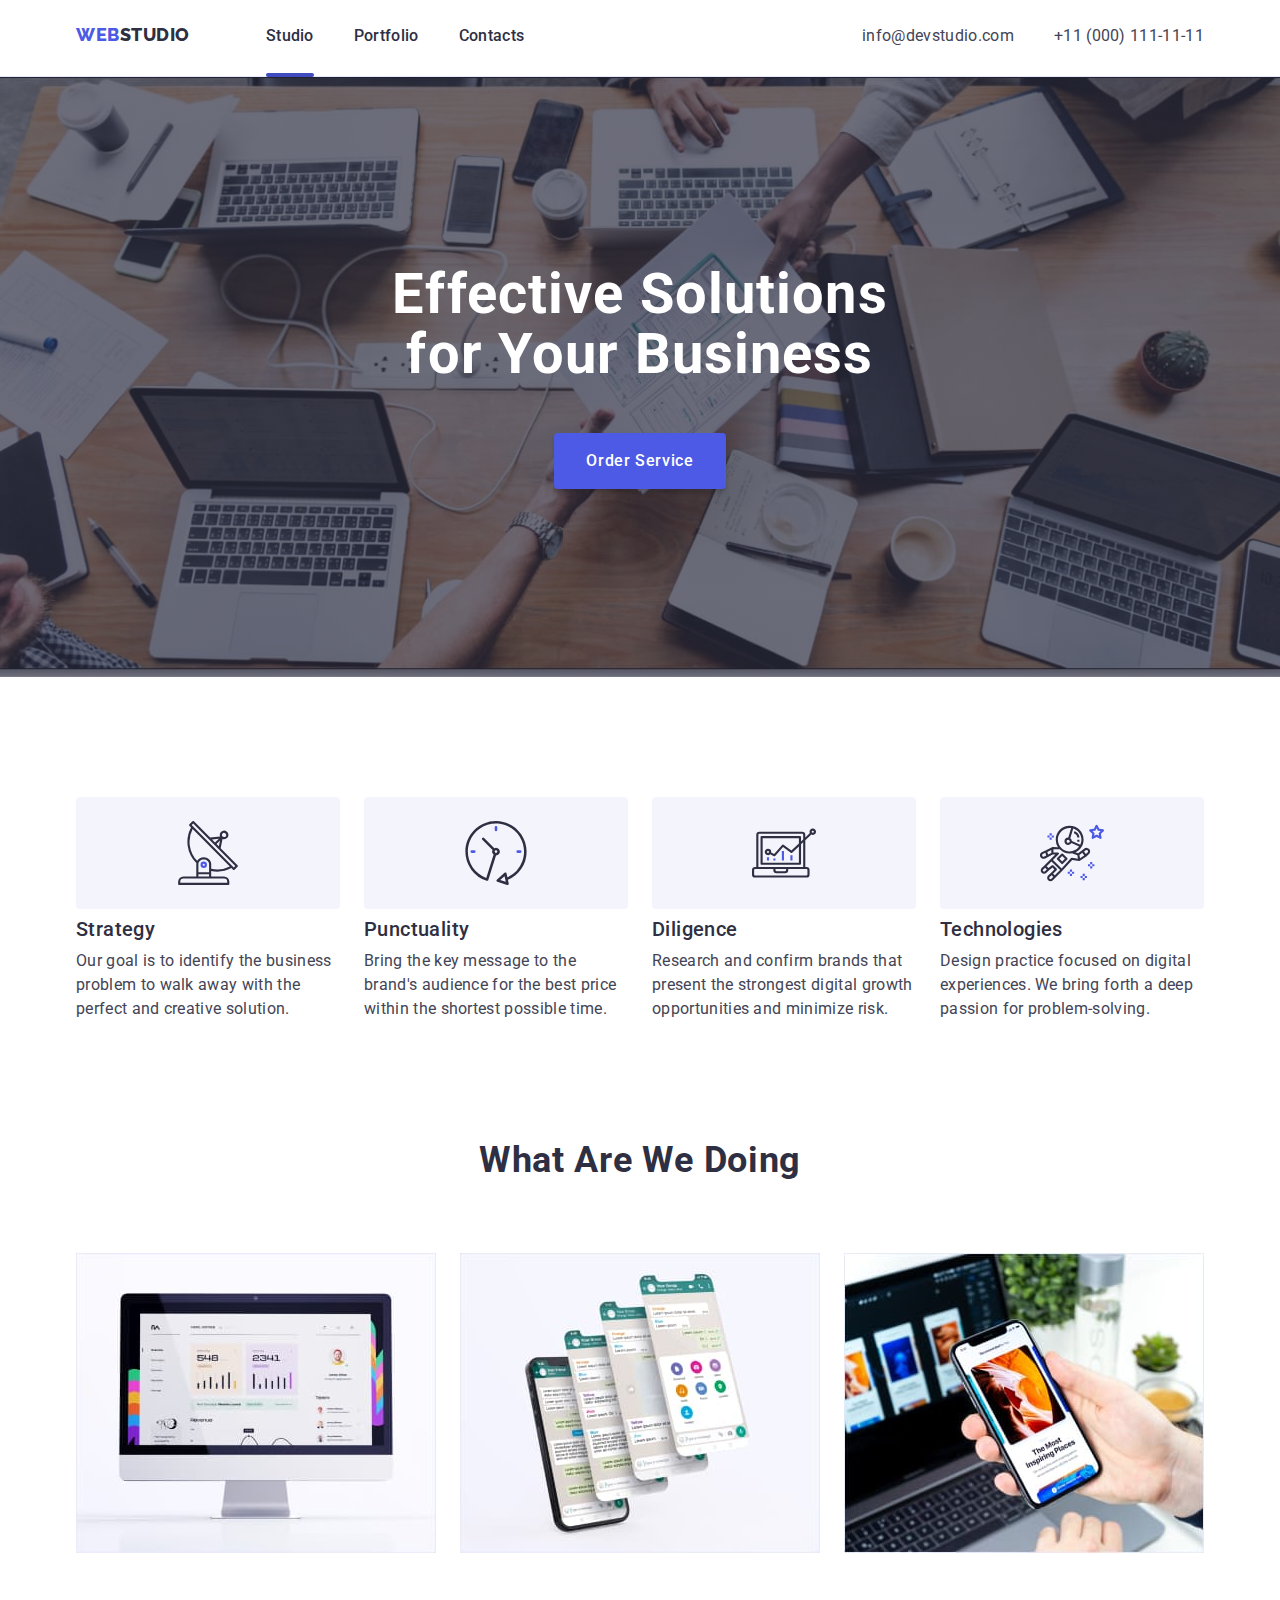
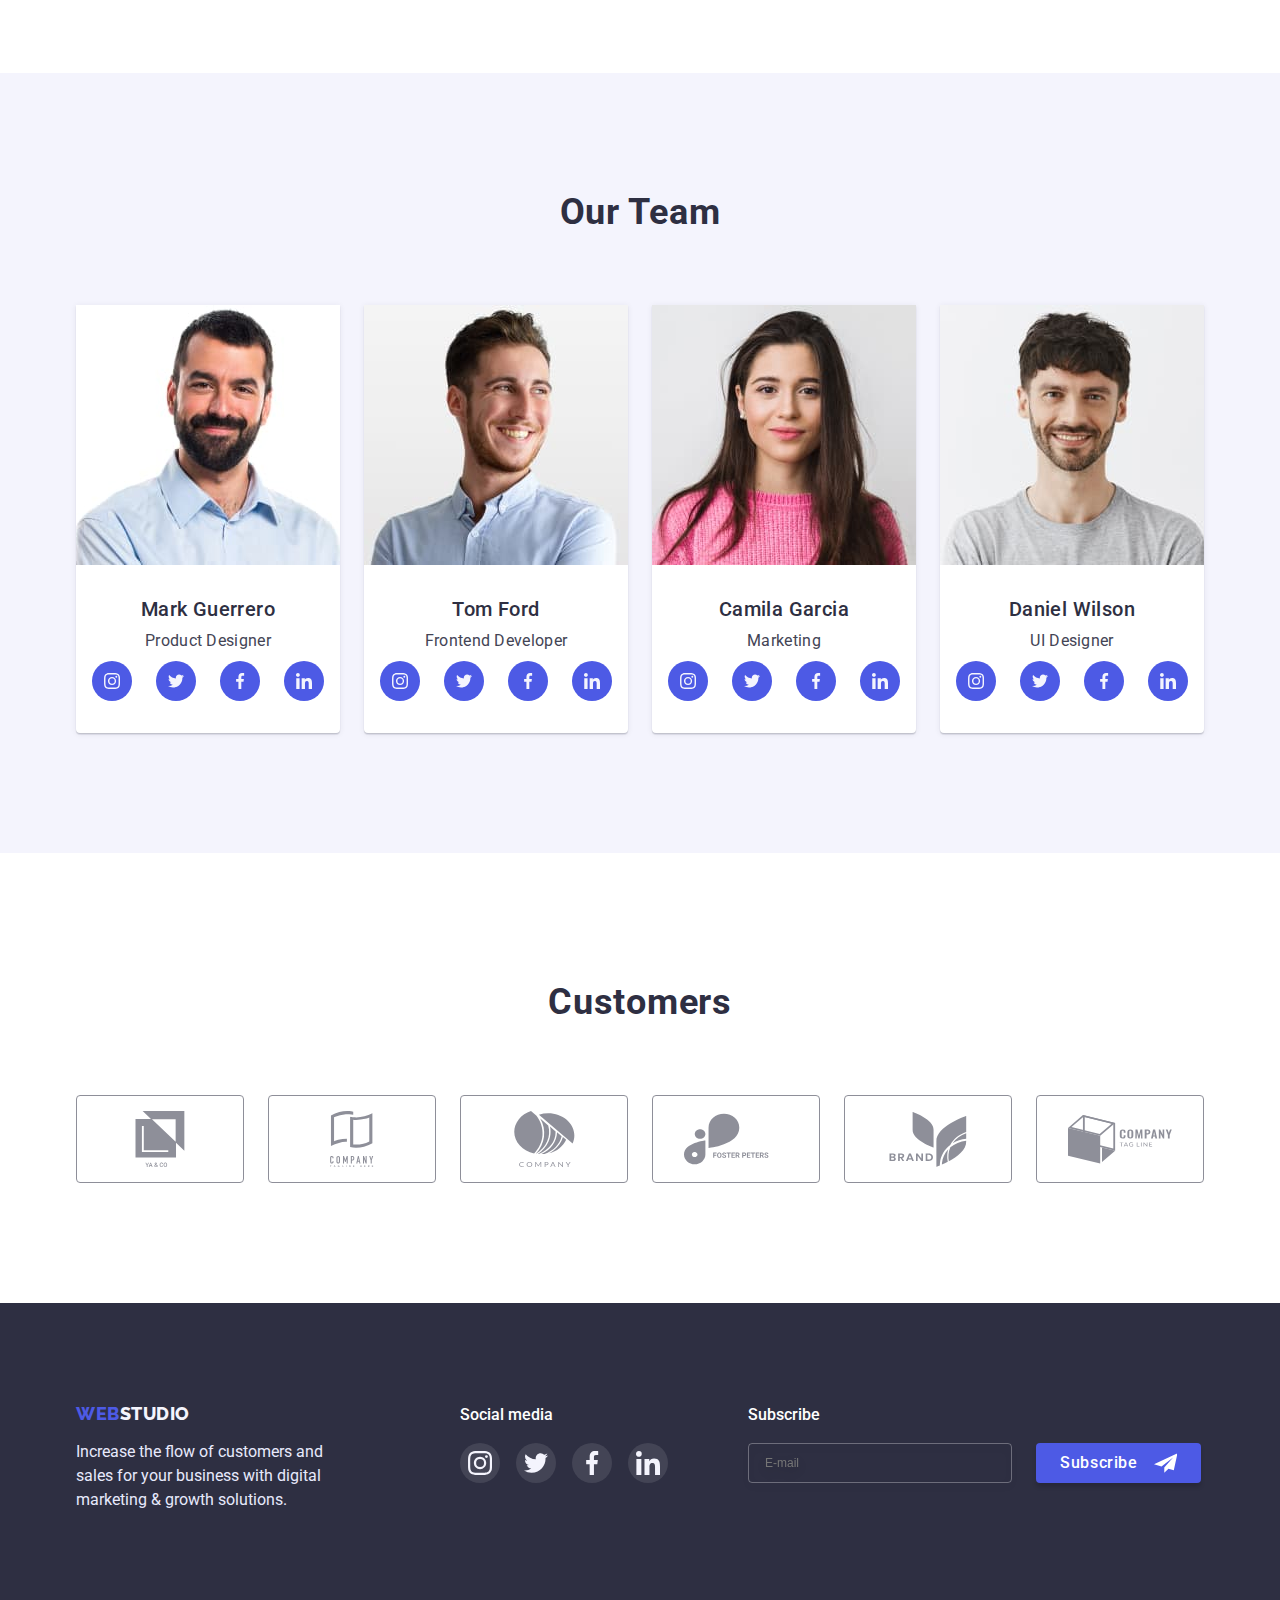
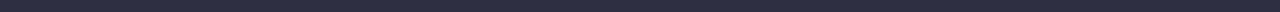
<file: index.html>
<!DOCTYPE html>
<html lang="en">

<head>
    <meta charset="UTF-8">
    <meta http-equiv="X-UA-Compatible" content="IE=edge">
    <meta name="viewport" content="width=device-width, initial-scale=1.0">

    <link rel="preconnect" href="https://fonts.googleapis.com">
    <link rel="preconnect" href="https://fonts.gstatic.com" crossorigin>
    <link
        href="https://fonts.googleapis.com/css2?family=Raleway:wght@800&family=Roboto:wght@400;500;700;900&display=swap"
        rel="stylesheet">

    <link rel="stylesheet" href="https://cdnjs.cloudflare.com/ajax/libs/modern-normalize/1.1.0/modern-normalize.min.css"
        integrity="sha512-wpPYUAdjBVSE4KJnH1VR1HeZfpl1ub8YT/NKx4PuQ5NmX2tKuGu6U/JRp5y+Y8XG2tV+wKQpNHVUX03MfMFn9Q=="
        crossorigin="anonymous" referrerpolicy="no-referrer" />

    <title>Studio</title>

    <link rel="stylesheet" href="css/styles.css">

</head>

<body>

    <header class="header">
        <div class="container header-container">
            <a href="./index.html" class="logo link">Web<span class="studio">Studio</span></a>
            <nav class="header-nav">
                <ul class="header-menu list">
                    <li class="header-item">
                        <a href="./index.html" rel="noopener noreferrer nofollow" class="link active">Studio</a>
                    </li>
                    <li class="header-item">
                        <a href="./portfolio.html" rel="noopener noreferrer nofollow" class="link">Portfolio</a>
                    </li>
                    <li class="header-item">
                        <a href="" class="link">Contacts</a>
                    </li>
                </ul>
            </nav>
            <address class="contacts">
                <ul class="contacts-list list">
                    <li class="header-item"><a class="contacts-link link"
                            href="mailto:info@devstudio.com">info@devstudio.com</a></li>
                    <li class="header-item"><a class="contacts-link link" href="tel:+110001111111">+11 (000)
                            111-11-11</a></li>
                </ul>
            </address>
        </div>
    </header>

    <main>
        <section class="hero">
            <div class="container">
                <h1 class="hero-title"> Effective Solutions
                    for Your Business</h1>
                <button class="hero-button" type="button" data-modal-open>Order Service</button>
            </div>
        </section>

        <section class="qualities">
            <div class="container">
                <h2 hidden class="qualities-title">Text</h2>
                <ul class="qualities-list list">
                    <li class="qualities-item item">
                        <div class="qualities-box-icon">
                            <svg class="qualities-icon" width="64" height="64">
                                <use href="images/icons.svg#icon-antenna-1"></use>
                            </svg>
                        </div>
                        <h3 class="qualities-subtitle subtitle">Strategy</h3>
                        <p class="qualities-text text">Our goal is to identify the business
                            problem to walk away with the perfect and creative solution.</p>
                    </li>
                    <li class="qualities-item item">
                        <div class="qualities-box-icon">
                            <svg class="qualities-icon" width="64" height="64">
                                <use href="images/icons.svg#icon-clock-1"></use>
                            </svg>
                        </div>
                        <h3 class="qualities-subtitle subtitle">Punctuality</h3>
                        <p class="qualities-text text">Bring the key message to the brand's audience for the best price
                            within the shortest possible
                            time.</p>
                    </li>
                    <li class="qualities-item item">
                        <div class="qualities-box-icon">
                            <svg class="qualities-icon" width="64" height="64">
                                <use href="images/icons.svg#icon-diagram-1"></use>
                            </svg>
                        </div>
                        <h3 class="qualities-subtitle subtitle">Diligence</h3>
                        <p class="qualities-text text">Research and confirm brands that present the strongest digital
                            growth
                            opportunities and minimize
                            risk.</p>
                    </li>
                    <li class="qualities-item item">
                        <div class="qualities-box-icon">
                            <svg class="qualities-icon" width="64" height="64">
                                <use href="images/icons.svg#icon-astronaut-1"></use>
                            </svg>
                        </div>
                        <h3 class="qualities-subtitle subtitle">Technologies</h3>
                        <p class="qualities-text text">Design practice focused on digital experiences. We bring forth a
                            deep
                            passion for
                            problem-solving.</p>
                    </li>
                </ul>
            </div>
        </section>

        <section class="services">
            <div class="container">
                <h2 class="services-title title">What are we doing</h2>
                <ul class="services-list list">
                    <li class="services-item item "><img src="./images/statistics.jpg" class="services-card"
                            alt="statistics" width="360" height="300">
                    </li>
                    <li class="services-item item "><img src="./images/addition.jpg" class="services-card"
                            alt="addition" width="360" height="300">
                    </li>
                    <li class="services-item item "><img src="./images/site.jpg" class="services-card" alt="site"
                            width="360" height="300"></li>
                </ul>
            </div>
        </section>

        <section class="team">
            <div class="container">
                <h2 class="team-title title">Our Team</h2>
                <ul class="team-list list">
                    <li class="team-card item ">
                        <img src="./images/mark.jpg" class="team-photo" alt="Mark Guerrero" width="264" height="260">
                        <div class="panel">
                            <h3 class="team-subtitle subtitle">Mark Guerrero</h3>
                            <p class="team-text text">Product Designer</p>
                            <ul class="team-soc-list list">
                                <li class="soc-item item">
                                    <a class="soc-link" href="">
                                        <svg class="soc-icon" width="16" height="16">
                                            <use href="./images/icons.svg#icon-instagram"></use>
                                        </svg>
                                    </a>
                                </li>
                                <li class="soc-item item">
                                    <a class="soc-link" href="">
                                        <svg class="soc-icon" width="16" height="16">
                                            <use href="./images/icons.svg#icon-twitter"></use>
                                        </svg>
                                    </a>
                                </li>
                                <li class="soc-item item">
                                    <a class="soc-link" href="">
                                        <svg class="soc-icon" width="16" height="16">
                                            <use href="./images/icons.svg#icon-facebook"></use>
                                        </svg>
                                    </a>
                                </li>
                                <li class="soc-item item">
                                    <a class="soc-link" href="">
                                        <svg class="soc-icon" width="16" height="16">
                                            <use href="./images/icons.svg#icon-linkedin"></use>
                                        </svg>
                                    </a>
                                </li>
                            </ul>
                        </div>
                    </li>
                    <li class="team-card item ">
                        <img src="./images/tom.jpg" class="team-photo" alt="Tom Ford" width="264" height="260">
                        <div class="panel">
                            <h3 class="team-subtitle subtitle">Tom Ford</h3>
                            <p class="team-text text">Frontend Developer</p>
                            <ul class="team-soc-list list">
                                <li class="soc-item item">
                                    <a class="soc-link" href="">
                                        <svg class="soc-icon" width="16" height="16">
                                            <use href="./images/icons.svg#icon-instagram"></use>
                                        </svg>
                                    </a>
                                </li>
                                <li class="soc-item item">
                                    <a class="soc-link" href="">
                                        <svg class="soc-icon" width="16" height="16">
                                            <use href="./images/icons.svg#icon-twitter"></use>
                                        </svg>
                                    </a>
                                </li>
                                <li class="soc-item item">
                                    <a class="soc-link" href="">
                                        <svg class="soc-icon" width="16" height="16">
                                            <use href="./images/icons.svg#icon-facebook"></use>
                                        </svg>
                                    </a>
                                </li>
                                <li class="soc-item item">
                                    <a class="soc-link" href="">
                                        <svg class="soc-icon" width="16" height="16">
                                            <use href="./images/icons.svg#icon-linkedin"></use>
                                        </svg>
                                    </a>
                                </li>
                            </ul>
                        </div>
                    </li>
                    <li class="team-card item ">
                        <img src="./images/camila.jpg" class="team-photo" alt="Camila Garcia" width="264" height="260">
                        <div class="panel">
                            <h3 class="team-subtitle subtitle">Camila Garcia</h3>
                            <p class="team-text text">Marketing</p>
                            <ul class="team-soc-list list">
                                <li class="soc-item item">
                                    <a class="soc-link" href="">
                                        <svg class="soc-icon" width="16" height="16">
                                            <use href="./images/icons.svg#icon-instagram"></use>
                                        </svg>
                                    </a>
                                </li>
                                <li class="soc-item item">
                                    <a class="soc-link" href="">
                                        <svg class="soc-icon" width="16" height="16">
                                            <use href="./images/icons.svg#icon-twitter"></use>
                                        </svg>
                                    </a>
                                </li>
                                <li class="soc-item item">
                                    <a class="soc-link" href="">
                                        <svg class="soc-icon" width="16" height="16">
                                            <use href="./images/icons.svg#icon-facebook"></use>
                                        </svg>
                                    </a>
                                </li>
                                <li class="soc-item item">
                                    <a class="soc-link" href="">
                                        <svg class="soc-icon" width="16" height="16">
                                            <use href="./images/icons.svg#icon-linkedin"></use>
                                        </svg>
                                    </a>
                                </li>
                            </ul>
                        </div>
                    </li>
                    <li class="team-card item ">
                        <img src="./images/daniel.jpg" class="team-photo" alt="Daniel Wilson" width="264" height="260">
                        <div class="panel">
                            <h3 class="team-subtitle subtitle">Daniel Wilson</h3>
                            <p class="team-text text">UI Designer</p>
                            <ul class="team-soc-list list">
                                <li class="soc-item item">
                                    <a class="soc-link" href="">
                                        <svg class="soc-icon" width="16" height="16">
                                            <use href="./images/icons.svg#icon-instagram"></use>
                                        </svg>
                                    </a>
                                </li>
                                <li class="soc-item item">
                                    <a class="soc-link" href="">
                                        <svg class="soc-icon" width="16" height="16">
                                            <use href="./images/icons.svg#icon-twitter"></use>
                                        </svg>
                                    </a>
                                </li>
                                <li class="soc-item item">
                                    <a class="soc-link" href="">
                                        <svg class="soc-icon" width="16" height="16">
                                            <use href="./images/icons.svg#icon-facebook"></use>
                                        </svg>
                                    </a>
                                </li>
                                <li class="soc-item item">
                                    <a class="soc-link" href="">
                                        <svg class="soc-icon" width="16" height="16">
                                            <use href="./images/icons.svg#icon-linkedin"></use>
                                        </svg>
                                    </a>
                                </li>
                            </ul>
                        </div>
                    </li>
                </ul>
            </div>
        </section>

        <section class="customers">
            <div class="container">
                <h2 class="team-title title">Customers</h2>
                <ul class="customers-list list">
                    <li class="customers-item item">
                        <a href="" class="customers-link" rel="noopener noreferrer nofollow">
                            <svg class="customers-icon" width="104" height="56">
                                <use href="./images/icons.svg#icon-group1"></use>
                            </svg>
                        </a>
                    </li>
                    <li class="customers-item item">
                        <a href="" class="customers-link" rel="noopener noreferrer nofollow">
                            <svg class="customers-icon" width="104" height="56">
                                <use href="./images/icons.svg#icon-group2"></use>
                            </svg>
                        </a>
                    </li>
                    <li class="customers-item item">
                        <a href="" class="customers-link" rel="noopener noreferrer nofollow">
                            <svg class="customers-icon" width="104" height="56">
                                <use href="./images/icons.svg#icon-group3"></use>
                            </svg>
                        </a>
                    </li>
                    <li class="customers-item item">
                        <a href="" class="customers-link" rel="noopener noreferrer nofollow">
                            <svg class="customers-icon" width="104" height="56">
                                <use href="./images/icons.svg#icon-group4"></use>
                            </svg>
                        </a>
                    </li>
                    <li class="customers-item item">
                        <a href="" class="customers-link" rel="noopener noreferrer nofollow">
                            <svg class="customers-icon" width="104" height="56">
                                <use href="./images/icons.svg#icon-group5"></use>
                            </svg>
                        </a>
                    </li>
                    <li class="customers-item item">
                        <a href="" class="customers-link" rel="noopener noreferrer nofollow">
                            <svg class="customers-icon" width="104" height="56">
                                <use href="./images/icons.svg#icon-group6"></use>
                            </svg>
                        </a>
                    </li>
                </ul>
        </section>

    </main>

    <footer class="footer">
        <div class="container footer-container">
            <div class="container container-footer-logo">
                <a href="./index.html" class="logo link">Web<span class="studio-footer">Studio</span></a>
                <p class="footer-text">Increase the flow of customers and sales for your business with digital marketing
                    & growth solutions.</p>
            </div>
            <div class="container footer-soc">
                <p class="footer-text soc-title">Social media</p>
                <ul class="footer-soc-list list">
                    <li class="soc-item footer-soc-item">
                        <a href="" rel="noopener noreferrer nofollow" class="soc-link footer-soc-link">
                            <svg class="soc-icon" width="24" height="24">
                                <use href="./images/icons.svg#icon-instagram"></use>
                            </svg>
                        </a>
                    </li>
                    <li class="soc-item footer-soc-item">
                        <a href="" rel="noopener noreferrer nofollow" class="soc-link footer-soc-link">
                            <svg class="soc-icon" width="24" height="24">
                                <use href="./images/icons.svg#icon-twitter"></use>
                            </svg>
                        </a>
                    </li>
                    <li class="soc-item footer-soc-item">
                        <a href="" rel="noopener noreferrer nofollow" class="soc-link footer-soc-link">
                            <svg class="soc-icon" width="24" height="24">
                                <use href="./images/icons.svg#icon-facebook"></use>
                            </svg>
                        </a>
                    </li>
                    <li class="soc-item footer-soc-item">
                        <a href="" rel="noopener noreferrer nofollow" class="soc-link footer-soc-link">
                            <svg class="soc-icon" width="24" height="24">
                                <use href="./images/icons.svg#icon-linkedin"></use>
                            </svg>
                        </a>
                    </li>
                </ul>
            </div>
            <div class="container footer-email">
                <p class="footer-text soc-title">Subscribe</p>
                <form class="footer-form">
                    <div class="footer-list">
                        <input type="email" name="user-email" class="footer-input" placeholder="E-mail">
                        <button type="submit" class="hero-button footer-btn">Subscribe <svg class="subscr-icon"
                                width="24" height="24">
                                <use href="./images/icons.svg#icon-subscribe"></use>
                            </svg>
                        </button>
                    </div>
                </form>
            </div>
        </div>
    </footer>

    <div class="backdrop is-hidden" data-modal>
        <div class="modal">
            <button type="button" class="modal-close-btn" data-modal-close>
                <svg width="8" height="8">
                    <use href="./images/icons.svg#icon-close-modal"></use>
                </svg>
            </button>
            <p class="modal-title text">Leave your contacts and we will call you back</p>
            <form class="modal-form">
                <label class="modal-label">
                    <span class="title-input">Name</span>
                    <span class="input-wrap">
                        <input type="text" name="user-name" class="modal-input" placeholder="" required>
                        <svg class="modal-icon" width="18" height="18">
                            <use href="./images/icons.svg#icon-user"></use>
                        </svg>
                    </span>
                </label>
                <label class="modal-label">
                    <span class="title-input">Phone</span>
                    <span class="input-wrap">
                        <input type="tel" name="user-tel" class="modal-input" placeholder="" required>
                        <svg class="modal-icon" width="18" height="24">
                            <use href="./images/icons.svg#icon-phone"></use>
                        </svg>
                    </span>
                </label>
                <label class="modal-label">
                    <span class="title-input">Email</span>
                    <span class="input-wrap">
                        <input type="email" name="user-email" class="modal-input" placeholder="">
                        <svg class="modal-icon" width="18" height="24">
                            <use href="./images/icons.svg#icon-mail"></use>
                        </svg>
                    </span>
                </label>
                <label class="modal-label" for="user-comment">
                    <span class="title-input">Comment</span>
                    <textarea name="user-comment" id="user-comment" class="modal-input modal-comment"
                        placeholder="Text input"></textarea>
                </label>

                <div class="modal-checkbox">
                    <input type="checkbox" name="privacy" id="privacy" value="true"
                        class="privacy-input visually-hidden" required>
                    <label for="privacy" class="title-input check-text">
                        <span>
                            <svg width="10" height="8">
                                <use href="./images/icons.svg#icon-checkbox"></use>
                            </svg>
                        </span> I accept the terms and conditions of the &nbsp <a href="#">Privacy Policy</a></label>
                </div>
                <button type="submit" class="modal-btn hero-button">Send</button>
            </form>
        </div>
    </div>

    <script src="./js/modal.js"></script>

</body>

</html>
</file>
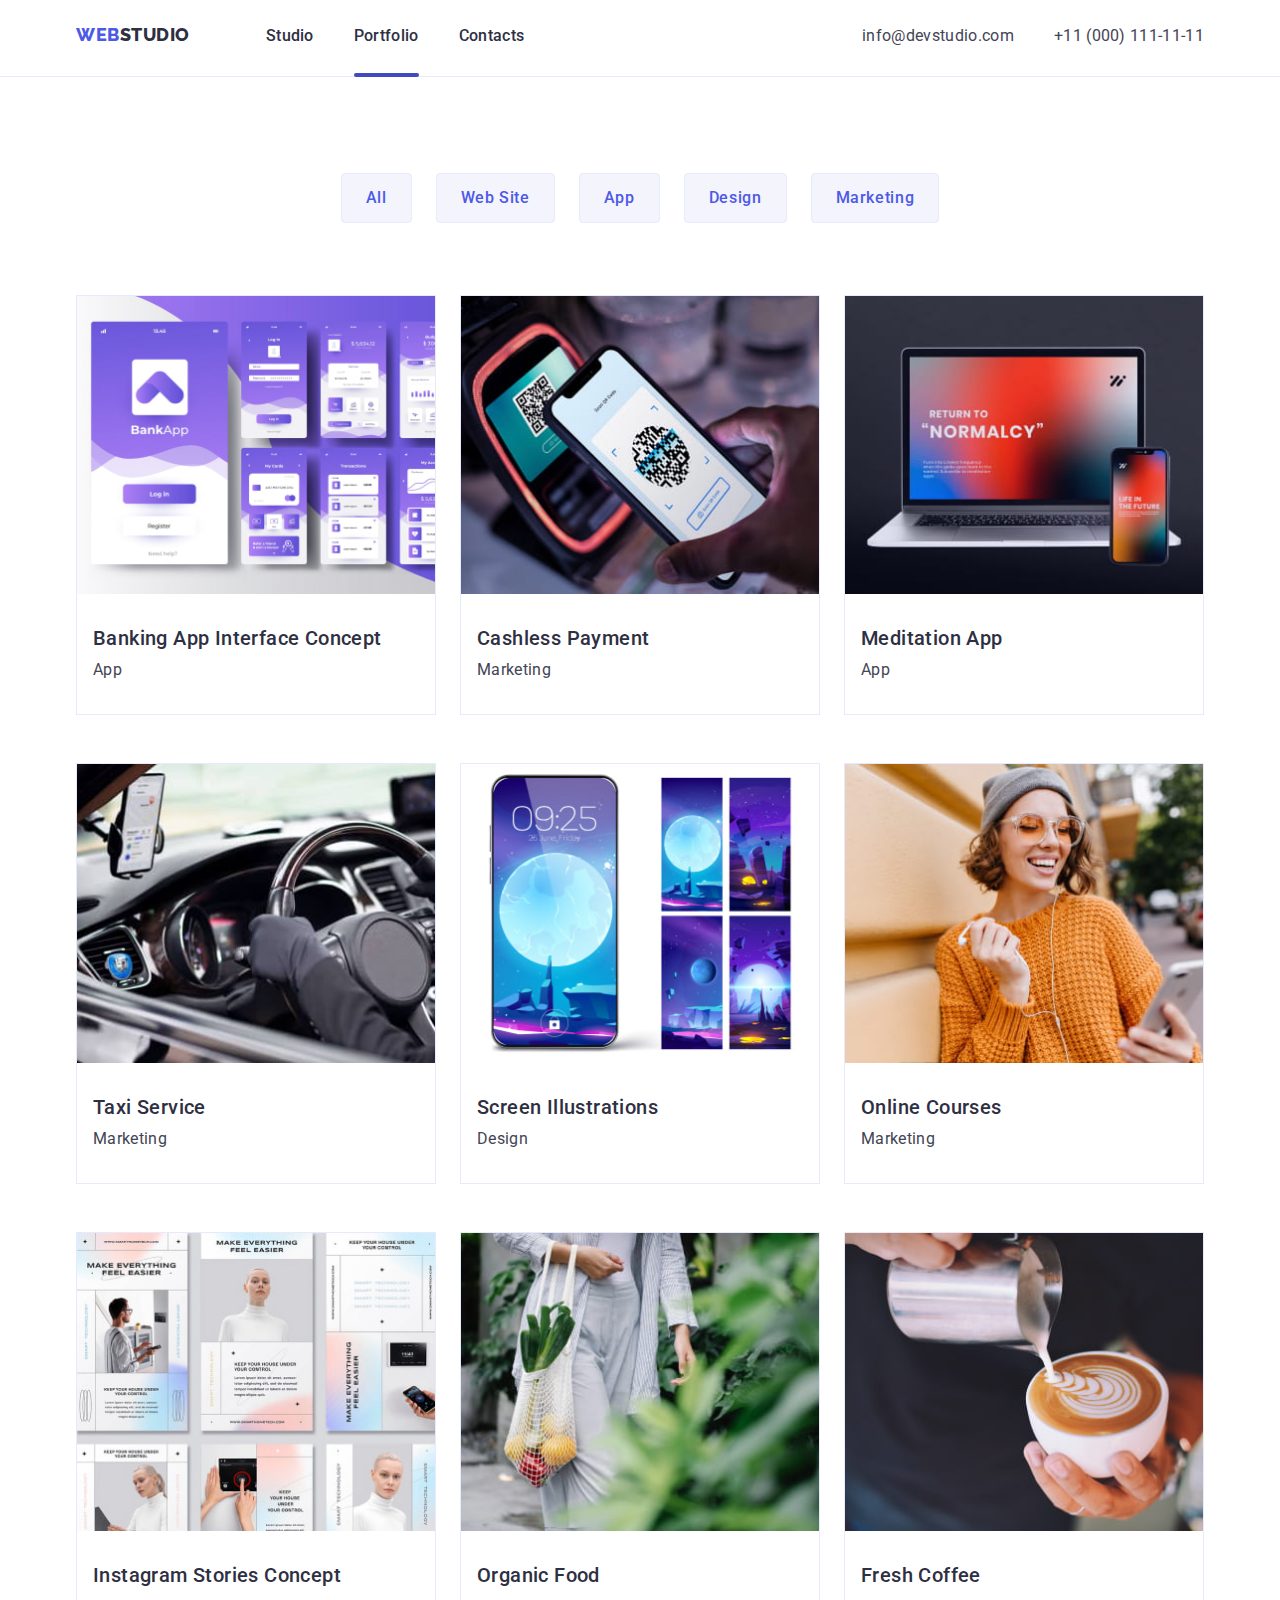
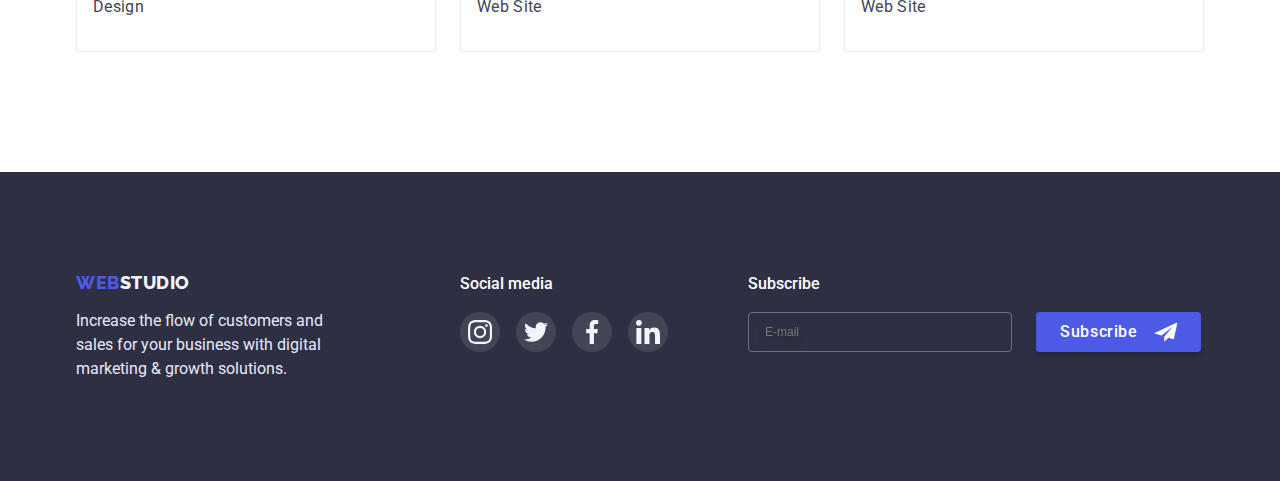
<file: portfolio.html>
<!DOCTYPE html>
<html lang="en">

<head>
    <meta charset="UTF-8">
    <meta http-equiv="X-UA-Compatible" content="IE=edge">
    <meta name="viewport" content="width=device-width, initial-scale=1.0">

    <link rel="preconnect" href="https://fonts.googleapis.com">
    <link rel="preconnect" href="https://fonts.gstatic.com" crossorigin>
    <link
        href="https://fonts.googleapis.com/css2?family=Raleway:wght@800&family=Roboto:wght@400;500;700;900&display=swap"
        rel="stylesheet">

    <link rel="stylesheet" href="https://cdnjs.cloudflare.com/ajax/libs/modern-normalize/1.1.0/modern-normalize.min.css"
        integrity="sha512-wpPYUAdjBVSE4KJnH1VR1HeZfpl1ub8YT/NKx4PuQ5NmX2tKuGu6U/JRp5y+Y8XG2tV+wKQpNHVUX03MfMFn9Q=="
        crossorigin="anonymous" referrerpolicy="no-referrer" />

    <title>Portfolio</title>

    <link rel="stylesheet" href="css/styles.css">
</head>

<body>

    <header class="header">
        <div class="container header-container">
            <a href="./index.html" class="logo link">Web<span class="studio">Studio</span></a>
            <nav class="header-nav">
                <ul class="header-menu list">
                    <li class="header-item">
                        <a href="./index.html" rel="noopener noreferrer nofollow" class="link">Studio</a>
                    </li>
                    <li class="header-item">
                        <a href="./portfolio.html" rel="noopener noreferrer nofollow" class="link active">Portfolio</a>
                    </li>
                    <li class="header-item">
                        <a href="" class="link">Contacts</a>
                    </li>
                </ul>
            </nav>
            <address class="contacts">
                <ul class="contacts-list list">
                    <li class="header-item"><a class="contacts-link link"
                            href="mailto:info@devstudio.com">info@devstudio.com</a></li>
                    <li class="header-item"><a class="contacts-link link" href="tel:+110001111111">+11 (000)
                            111-11-11</a></li>
                </ul>
            </address>
        </div>
    </header>

    <main>
        <section class="filter">
            <div class="container">
                <h1 hidden>Title</h1>
                <ul class="filter-list list">
                    <li class="item"><button class="filter-button" type="button">All</button></li>
                    <li class="item"><button class="filter-button" type="button">Web Site</button></li>
                    <li class="item"><button class="filter-button" type="button">App</button></li>
                    <li class="item"><button class="filter-button" type="button">Design</button></li>
                    <li class="item"><button class="filter-button" type="button">Marketing</button></li>
                </ul>

                <ul class="job-list list">
                    <li class="job-card">
                        <a class="job-card-link link" href="">
                            <div class="job-cover-wrap">
                                <img src="./images/banking-app.jpg" class="job-photo"
                                    alt="Banking App Interface Concept" width="360" height="300">
                                <p class="job-photo-text text">Lorem ipsum dolor sit amet consectetur, adipisicing elit.
                                    Doloremque, a. Dolorem dolore ipsam quas modi tempora nemo accusantium, molestiae
                                    sint minima vitae nisi enim eligendi, explicabo laudantium, distinctio doloremque
                                    ducimus?</p>
                            </div>
                            <div class="panel">
                                <h2 class="job-title subtitle">Banking App Interface Concept</h2>
                                <p class="job-text text">App</p>
                            </div>
                        </a>
                    </li>
                    <li class="job-card">
                        <a class="job-card-link link" href="">
                            <div class="job-cover-wrap">
                                <img src="./images/cashless-payment.jpg" class="job-photo" alt="Cashless Payment"
                                    width="360" height="300">
                                <p class="job-photo-text text">Lorem ipsum dolor sit amet consectetur, adipisicing elit.
                                    Doloremque, a. Dolorem dolore ipsam quas modi tempora nemo accusantium, molestiae
                                    sint minima vitae nisi enim eligendi, explicabo laudantium, distinctio doloremque
                                    ducimus?</p>
                            </div>
                            <div class="panel">
                                <h2 class="job-title subtitle">Cashless Payment</h2>
                                <p class="job-text text">Marketing</p>
                            </div>
                        </a>
                    </li>
                    <li class="job-card">
                        <a class="job-card-link link" href="">
                            <div class="job-cover-wrap">
                                <img src="./images/meditation-app.jpg" class="job-photo" alt="Meditaion App" width="360"
                                    height="300">
                                <p class="job-photo-text text">Lorem ipsum dolor sit amet consectetur, adipisicing elit.
                                    Doloremque, a. Dolorem dolore ipsam quas modi tempora nemo accusantium, molestiae
                                    sint minima vitae nisi enim eligendi, explicabo laudantium, distinctio doloremque
                                    ducimus?Lorem ipsum dolor sit amet consectetur, adipisicing elit.
                                    Doloremque, a. Dolorem dolore ipsam quas modi tempora nemo accusantium, molestiae
                                    sint minima vitae nisi enim eligendi, explicabo laudantium, distinctio doloremque
                                    ducimus?</p>
                            </div>
                            <div class="panel">
                                <h2 class="job-title subtitle">Meditation App</h2>
                                <p class="job-text text">App</p>
                            </div>
                        </a>
                    </li>
                    <li class="job-card">
                        <a class="job-card-link link" href="">
                            <div class="job-cover-wrap">
                                <img src="./images/taxi-service.jpg" class="job-photo" alt="Taxi Service" width="360"
                                    height="300">
                                <p class="job-photo-text text">Lorem ipsum dolor sit amet consectetur, adipisicing elit.
                                    Doloremque, a. Dolorem dolore ipsam quas modi tempora nemo accusantium, molestiae
                                    sint minima vitae nisi enim eligendi, explicabo laudantium, distinctio doloremque
                                    ducimus?</p>
                            </div>
                            <div class="panel">
                                <h2 class="job-title subtitle">Taxi Service</h2>
                                <p class="job-text text">Marketing</p>
                            </div>
                        </a>
                    </li>
                    <li class="job-card">
                        <a class="job-card-link link" href="">
                            <div class="job-cover-wrap">
                                <img src="./images/screen-illustrations.jpg" class="job-photo"
                                    alt="Screen Illustrations" width="360" height="300">
                                <p class="job-photo-text text">Lorem ipsum dolor sit amet consectetur, adipisicing elit.
                                    Doloremque, a. Dolorem dolore ipsam quas modi tempora nemo accusantium, molestiae
                                    sint minima vitae nisi enim eligendi, explicabo laudantium, distinctio doloremque
                                    ducimus?</p>
                            </div>
                            <div class="panel">
                                <h2 class="job-title subtitle">Screen Illustrations</h2>
                                <p class="job-text text">Design</p>
                            </div>
                        </a>
                    </li>
                    <li class="job-card">
                        <a class="job-card-link link" href="">
                            <div class="job-cover-wrap">
                                <img src="./images/online-courses.jpg" class="job-photo" alt="Online Courses"
                                    width="360" height="300">
                                <p class="job-photo-text text">Lorem ipsum dolor sit amet consectetur, adipisicing elit.
                                    Doloremque, a. Dolorem dolore ipsam quas modi tempora nemo accusantium, molestiae
                                    sint minima vitae nisi enim eligendi, explicabo laudantium, distinctio doloremque
                                    ducimus?</p>
                            </div>
                            <div class="panel">
                                <h2 class="job-title subtitle">Online Courses</h2>
                                <p class="job-text text">Marketing</p>
                            </div>
                        </a>
                    </li>
                    <li class="job-card">
                        <a class="job-card-link link" href="">
                            <div class="job-cover-wrap">
                                <img src="./images/instagram-stories-concept.jpg" class="job-photo"
                                    alt="Instagram Stories Concept" width="360" height="300">
                                <p class="job-photo-text text">Lorem ipsum dolor sit amet consectetur, adipisicing elit.
                                    Doloremque, a. Dolorem dolore ipsam quas modi tempora nemo accusantium, molestiae
                                    sint minima vitae nisi enim eligendi, explicabo laudantium, distinctio doloremque
                                    ducimus?Lorem ipsum dolor sit amet consectetur, adipisicing elit.
                                    Doloremque, a. Dolorem dolore ipsam quas modi tempora nemo accusantium, molestiae
                                    sint minima vitae nisi enim eligendi, explicabo laudantium, distinctio doloremque
                                    ducimus?</p>
                            </div>
                            <div class="panel">
                                <h2 class="job-title subtitle">Instagram Stories Concept</h2>
                                <p class="job-text text">Design</p>
                            </div>
                        </a>
                    </li>
                    <li class="job-card">
                        <a class="job-card-link link" href="">
                            <div class="job-cover-wrap">
                                <img src="./images/organic-food.jpg" class="job-photo" alt="Organic Food" width="360"
                                    height="300">
                                <p class="job-photo-text text">Lorem ipsum dolor sit amet consectetur, adipisicing elit.
                                    Doloremque, a. Dolorem dolore ipsam quas modi tempora nemo accusantium, molestiae
                                    sint minima vitae nisi enim eligendi, explicabo laudantium, distinctio doloremque
                                    ducimus?</p>
                            </div>
                            <div class="panel">
                                <h2 class="job-title subtitle">Organic Food</h2>
                                <p class="job-text text">Web Site</p>
                            </div>
                        </a>
                    </li>
                    <li class="job-card">
                        <a class="job-card-link link" href="">
                            <div class="job-cover-wrap">
                                <img src="./images/fresh-coffee.jpg" class="job-photo" alt="Fresh Coffee" width="360"
                                    height="300">
                                <p class="job-photo-text text">Lorem ipsum dolor sit amet consectetur, adipisicing elit.
                                    Doloremque, a. Dolorem dolore ipsam quas modi tempora nemo accusantium, molestiae
                                    sint minima vitae nisi enim eligendi, explicabo laudantium, distinctio doloremque
                                    ducimus?</p>
                            </div>
                            <div class="panel">
                                <h2 class="job-title subtitle">Fresh Coffee</h2>
                                <p class="job-text text">Web Site</p>
                            </div>
                        </a>
                    </li>
                </ul>
            </div>
        </section>

    </main>

    <footer class="footer">
        <div class="container footer-container">
            <div class="container container-footer-logo">
                <a href="./index.html" class="logo link">Web<span class="studio-footer">Studio</span></a>
                <p class="footer-text">Increase the flow of customers and sales for your business with digital marketing
                    & growth solutions.</p>
            </div>
            <div class="container footer-soc">
                <p class="footer-text soc-title">Social media</p>
                <ul class="footer-soc-list list">
                    <li class="soc-item footer-soc-item">
                        <a href="" rel="noopener noreferrer nofollow" class="soc-link footer-soc-link">
                            <svg class="soc-icon" width="24" height="24">
                                <use href="./images/icons.svg#icon-instagram"></use>
                            </svg>
                        </a>
                    </li>
                    <li class="soc-item footer-soc-item">
                        <a href="" rel="noopener noreferrer nofollow" class="soc-link footer-soc-link">
                            <svg class="soc-icon" width="24" height="24">
                                <use href="./images/icons.svg#icon-twitter"></use>
                            </svg>
                        </a>
                    </li>
                    <li class="soc-item footer-soc-item">
                        <a href="" rel="noopener noreferrer nofollow" class="soc-link footer-soc-link">
                            <svg class="soc-icon" width="24" height="24">
                                <use href="./images/icons.svg#icon-facebook"></use>
                            </svg>
                        </a>
                    </li>
                    <li class="soc-item footer-soc-item">
                        <a href="" rel="noopener noreferrer nofollow" class="soc-link footer-soc-link">
                            <svg class="soc-icon" width="24" height="24">
                                <use href="./images/icons.svg#icon-linkedin"></use>
                            </svg>
                        </a>
                    </li>
                </ul>
            </div>
            <div class="container footer-email">
                <p class="footer-text soc-title">Subscribe</p>
                <form class="footer-form">
                    <div class="footer-list">
                        <input type="email" name="user-email" class="footer-input" placeholder="E-mail">
                        <button type="submit" class="hero-button footer-btn">Subscribe <svg class="subscr-icon"
                                width="24" height="24">
                                <use href="./images/icons.svg#icon-subscribe"></use>
                            </svg>
                        </button>
                    </div>
                </form>
            </div>
        </div>
    </footer>

</body>

</html>
</file>
<file: css/styles.css>
:root {
  --main-text-color:#434455;
  --web-text-color: #4D5AE5;
  --studio-text-color:#2E2F42;
  --studio-footer-text-color:#E7E9FC;
  --title-h2-text-color:#2E2F42;
  --subtitle-text-color:#2E2F42;
  --transit-elem: 250ms cubic-bezier(0.4, 0, 0.2, 1);
}

* {
    box-sizing: border-box;
}

body, h1, h2, h3, h4, h5, h6, p, ul {
    margin: 0;
    padding: 0;
}

body {
    font-family: 'Roboto', sans-serif;
    font-style: normal;
    color: var(--main-text-color);
    background: #FFF;
}

.container {
    max-width: 1158px;
    padding: 0 15px;
    margin: 0 auto;
}

section {
    display: block;
}

img {
    display: block;
    max-width: 100%;
    height: auto;
}

.list {
    list-style: none;
    display: flex;
    justify-content: center;
}

.link {
    text-decoration: none;
    color: #2E2F42;
    transition: color var(--transit-elem);
  }

.link:is(:active, :hover, :focus) {
    color:#404BBF;
  }

.header {
    border-bottom: 1px solid #E7E9FC;
    padding-top: 24px;
    padding-bottom: 28px;
  }

.header-container {
    display: flex;
  }

.header-nav {
   margin-left: 76px; 
}

.active {
    position: relative; 
}

.active::after {
    content: "";
    position: absolute;
    left: 0;
    bottom: -32px;
    width: 100%;
    height: 4px;
    border-radius: 2px;
    background-color: #404BBF;
}

.header-menu {
    font-weight: 500;
    font-size: 16px;
    line-height: 1.5;
    letter-spacing: 0.02em;
  }

.header-item {
    margin-right: 40px;
  }

.header-item:last-of-type {
    margin-right: 0;
  }

.logo {
   font-family: 'Raleway', sans-serif;
   font-weight: 800;
   font-size: 18px;
   line-height: 1.17;
   letter-spacing: 0.03em;
   text-transform: uppercase; 
   color: var(--web-text-color);
}

.studio {
    color: var(--studio-text-color);
}

.contacts {
   font-style: normal;
   font-weight: 400;
   font-size: 16px;
   line-height: 1.5;
   letter-spacing: 0.02em;
   margin-left: auto;
}

.contacts-link {
    color: var(--main-text-color);
}

.hero {
    background-color: #2E2F42;
    background-image: linear-gradient(rgba(46, 47, 66, 0.7), rgba(46, 47, 66, 0.7)), url('../images/hero.jpg');
    background-repeat: no-repeat;
    background-position: center;
    background-size: cover;
    max-height: 600px;
    margin: 0 auto;
    padding: 188px 0;
}

.hero-title {
    font-size: 56px;
    line-height: 1.07;
    letter-spacing: 0.02em;
    text-align: center;
    color: #FFF; 
    max-width: 496px;
    padding-bottom: 48px;
    margin: 0 auto;
}

button {
    cursor: pointer;
    font-family: inherit;
    font-weight: 500;
    font-size: 16px;
    line-height: 1.5;
    align-items: center;
    text-align: center;
    border-radius: 4px;
    letter-spacing: 0.04em;
}

.hero-button {
    color: #FFF;
    background: #4D5AE5;
    box-shadow: 0px 4px 4px rgba(0, 0, 0, 0.15);
    border: none;
    padding: 16px 32px;
    display: flex;
    margin: 0 auto;
    transition: background var(--transit-elem);
}

.hero-button:is(:hover, :focus) {
    background: #404BBF;
}

.filter-button {
    background: #F4F4FD;
    border: 1px solid #E7E9FC;
    color: #4D5AE5;
    padding: 12px 24px;
    transition: background var(--transit-elem), color var(--transit-elem), box-shadow var(--transit-elem), border-radius var(--transit-elem);
}

.filter-button:is(:active, :hover, :focus) {
    background: #404BBF;
    color: #FFF;
    box-shadow: 0px 3px 1px rgba(0, 0, 0, 0.1), 0px 2px 1px rgba(0, 0, 0, 0.08), 0px 2px 2px rgba(0, 0, 0, 0.12);
    border-radius: 4px;
}

.title /*h2*/{
    font-size: 36px;
    line-height: 1.11;
    letter-spacing: 0.02em;
    text-align: center;
    text-transform: capitalize;
    color: var(--title-h2-text-color);
    margin-bottom: 72px;
}

.subtitle /*h3*/{ 
    font-weight: 500;
    font-size: 20px;
    line-height: 1.2;
    letter-spacing: 0.02em;
    color: var(--subtitle-text-color);
    padding-bottom: 8px;
}

.text {
    font-size: 16px;
    line-height: 1.5;
    letter-spacing: 0.02em;
    color: var(--main-text-color);
}

.qualities {
    padding: 120px 0;
}

.qualities-item {
    flex-basis: calc((100% - 3 * 24px) / 4);
}

.qualities-box-icon {
    width: 264px;
    height: 112px;
    border-radius: 4px;
    margin-bottom: 8px;
    background-color: #F4F4FD;
    display: flex;
    justify-content: center;
    align-items: center;
}

.item {
    margin-right: 24px; 
}

.item:last-of-type {
    margin-right: 0;
}

.qualities-text {
    max-width: 264px;
}

.services {
    padding-bottom: 120px;
}

.team {
    background: #F4F4FD;
    padding: 120px 0;
}

.team-card {
    box-shadow: 0px 1px 6px rgba(46, 47, 66, 0.08), 0px 1px 1px rgba(46, 47, 66, 0.16), 0px 2px 1px rgba(46, 47, 66, 0.08);
    border-radius: 0px 0px 4px 4px;
    background: #FFF;
    text-align: center;
}

.team-text {
    margin-bottom: 8px;
}

.soc-item {
    width: 40px;
    height: 40px;
}

.soc-link {
    display: flex;
    align-items: center;
    justify-content: center;
    width: 100%;
    height: 100%;
    border-radius: 50%;
    background-color:#4D5AE5;
    transition: background var(--transit-elem);
}

.soc-link:is(:active, :hover, :focus) {
    cursor: pointer;
    background: #404BBF;
}

.soc-icon {
    fill: #F4F4FD;
}

.panel {
    padding: 32px 16px;   
}

.customers {
    padding: 130px 0 120px 0;
}

.customers-item {
    width: 168px;
    height: 88px;
    border: 1px solid #8E8F99;
    border-radius: 4px;
}

.customers-link {
    display: flex;
    justify-content: center;
    align-items: center;
    width: 100%;
    height: 100%;
    fill: #8E8F99;
    transition: border var(--transit-elem), fill var(--transit-elem);
}

.customers-link:is(:active, :hover, :focus) {
    cursor: pointer;
    border: 1px solid #404BBF;
    fill: #404BBF;;
}

.filter {
    padding-top: 96px;
    padding-bottom: 120px;
}

.filter-list {
    margin-bottom: 72px;
}

.job-list {
   flex-wrap: wrap;
}

.job-card {
    border: 1px solid #E7E9FC;
    width: 360px;
    margin-right: 24px;
    margin-bottom: 48px;
    transition: box-shadow var(--transit-elem);
}

.job-card:nth-child(3n) {
    margin-right: 0;
}

.job-card:nth-last-child(-n + 3) {
    margin-bottom: 0;
}

.job-card:is(:active, :hover, :focus) {
    box-shadow: 0px 1px 6px rgba(46, 47, 66, 0.08), 0px 1px 1px rgba(46, 47, 66, 0.16), 0px 2px 1px rgba(46, 47, 66, 0.08);
}

.job-card-link {
    display: block;
}

.job-card-link:is(:active, :hover, :focus) .job-photo-text {
    transform: translate(0);
}

.job-cover-wrap {
    position: relative;
    overflow: hidden;
}

.job-photo-text {
    position: absolute;
    overflow: auto;
    color: #F4F4FD;
    background-color: #4D5AE5;
    padding: 40px 32px;
    top: 0;
    height: 101%;
    transform: translateY(100%);
    transition: transform var(--transit-elem);
}

.footer {
    background: #2E2F42;
    padding: 100px 0;
}

.studio-footer {
    color: #F4F4FD;
}

.footer-container {
    display: flex;
}

.container-footer-logo {
    margin: 0;
    padding: 0;
}

.footer-text {
    color: var(--studio-footer-text-color);
    line-height: 1.5;
    max-width: 264px;
    margin-top: 16px;
}

.footer-soc {
    max-width: 208px;
    margin: 0 0 0 120px;
    padding: 0;
}

.soc-title {
    font-weight: 500;
    color: #FFF;
    margin-bottom: 16px;
    margin-top: 0;
}

.footer-soc-item {
  margin-right: 16px;  
}

.footer-soc-item:last-of-type {
    margin-right: 0;
}

.footer-soc-link {
    background: rgba(255, 255, 255, 0.1);
    transition: background var(--transit-elem);
}

.footer-soc-link:is(:active, :hover, :focus) {
    cursor: pointer;
    background: #31D0AA;
}

.footer-email {
    margin: 0 0 0 80px;
    padding: 0;
}

.footer-list {
    display: flex;
    flex-wrap: wrap;
    justify-content: center;
    align-items: center;
    width: 453px;

}

.footer-input {
    width: 264px;
    height: 40px;
    padding: 8px 16px;
    border: 1px solid rgba(255, 255, 255, 0.3);
    filter: drop-shadow(0px 4px 4px rgba(0, 0, 0, 0.15));
    border-radius: 4px;
    font-weight: 400;
    font-size: 12px;
    line-height: 2.0;
    color: rgba(255, 255, 255, 0.6);
    background-color: transparent;
}

.footer-btn {
    width: 165px;
    height: 40px;
    padding: 8px 24px;
    margin-left: 24px;
    gap: 16px;
}

.no-scroll {
    overflow: hidden;
}

.backdrop {
    position: fixed;
    top: 0;
    width: 100%;
    height: 100%;
    background-color: rgba(46, 47, 66, 0.4);
    transition: opacity var(--transit-elem), visibility var(--transit-elem);
}

.backdrop.is-hidden .modal{
    transform: translate(-50%, -50%) scaleY(0);
}

.modal {
    position: absolute;
    top: 50%;
    left: 50%;
    transform: translate(-50%, -50%) scale(1);
    transition: transform var(--transit-elem);
    padding: 24px;
    width: 408px;
    min-height: 576px;
    background: #FCFCFC;
    box-shadow: 0px 1px 1px rgba(0, 0, 0, 0.14), 0px 1px 3px rgba(0, 0, 0, 0.12), 0px 2px 1px rgba(0, 0, 0, 0.2);
    border-radius: 4px;
}

.modal-close-btn {
    display: flex;
    justify-content: center;
    align-items: center;
    margin-left: auto;
    width: 24px;
    height: 24px;
    background-color: #E7E9FC;
    border: 1px solid rgba(0, 0, 0, 0.1);
    border-radius: 50%;
    fill: #000;
    transition: background var(--transit-elem), fill var(--transit-elem), filter var(--transit-elem);
}

.modal-close-btn:is(:hover, :focus) {
    background-color: #404BBF;
    fill: #FFF;
    filter: drop-shadow(0px 4px 4px rgba(0, 0, 0, 0.25));
}

.is-hidden {
    opacity: 0;
    visibility: hidden;
    pointer-events: none;
}

.modal-title {
    color: #2E2F42;
    font-weight: 500;
    margin-top: 24px;
    margin-bottom: 16px;
    text-align: center;
}

.modal-input {
    width: 100%;
    height: 40px;
    border: 1px solid #8E8F99;
    border-radius: 4px;
    outline: transparent;
    padding: 11px 38px;
    transition: border var(--transit-elem);
}

.input-wrap {
    position: relative;
    display: block;
    margin-bottom: 8px;
}

.modal-icon {
    position: absolute;
    left: 16px;
    top: 50%;
    transform: translateY(-50%);
    transition: fill var(--transit-elem);
}

.modal-input:is(:focus) {
    border: 1px solid #4D5AE5; 
}

.modal-input:is(:focus) + .modal-icon {
   fill:#4D5AE5; 
}

.modal-comment {
    height: 120px;
    padding: 8px 16px;
    resize: none;
}

.title-input{
    display: block;
    margin-bottom: 4px;
    font-size: 12px;
    line-height: 1.17;
    color: #8E8F99;
}

.modal-comment::placeholder {
    font-size: 12px;
    line-height: 1.17;
    color: rgba(117, 117, 117, 0.5);
}

.modal-checkbox {
    margin-top: 16px;
}

.check-text {
    display: flex;
    align-items: center;
    color: #757575;
    margin-bottom: 0;
}

.visually-hidden {
    position: absolute;
    width: 1px;
    height: 1px;
    margin: -1px;
    border: 0;
    padding: 0;
    white-space: nowrap;
    clip-path: inset(100%);
    clip: rect(0 0 0 0);
    overflow: hidden;
}

.check-text span {
    display: flex;
    align-items: center;
    justify-content: center;
    margin-right: 8px;
    width: 16px;
    height: 16px;
    border: 1.25px solid #2E2F42;
    border-radius: 2px;
    fill: transparent;
    transition: fill var(--transit-elem), border-color var(--transit-elem), background var(--transit-elem);
}

.privacy-input:checked + .check-text span {
    background: #404BBF;
    border-color: #404BBF;
    fill: #F4F4FD;
    
}

.privacy-input:focus + .check-text span {
    border-color:  #404BBF;
}

.modal-btn {
    margin: 24px auto 0 auto;
    width: 169px;
    align-items: center;
    justify-content: center;
}
</file>
